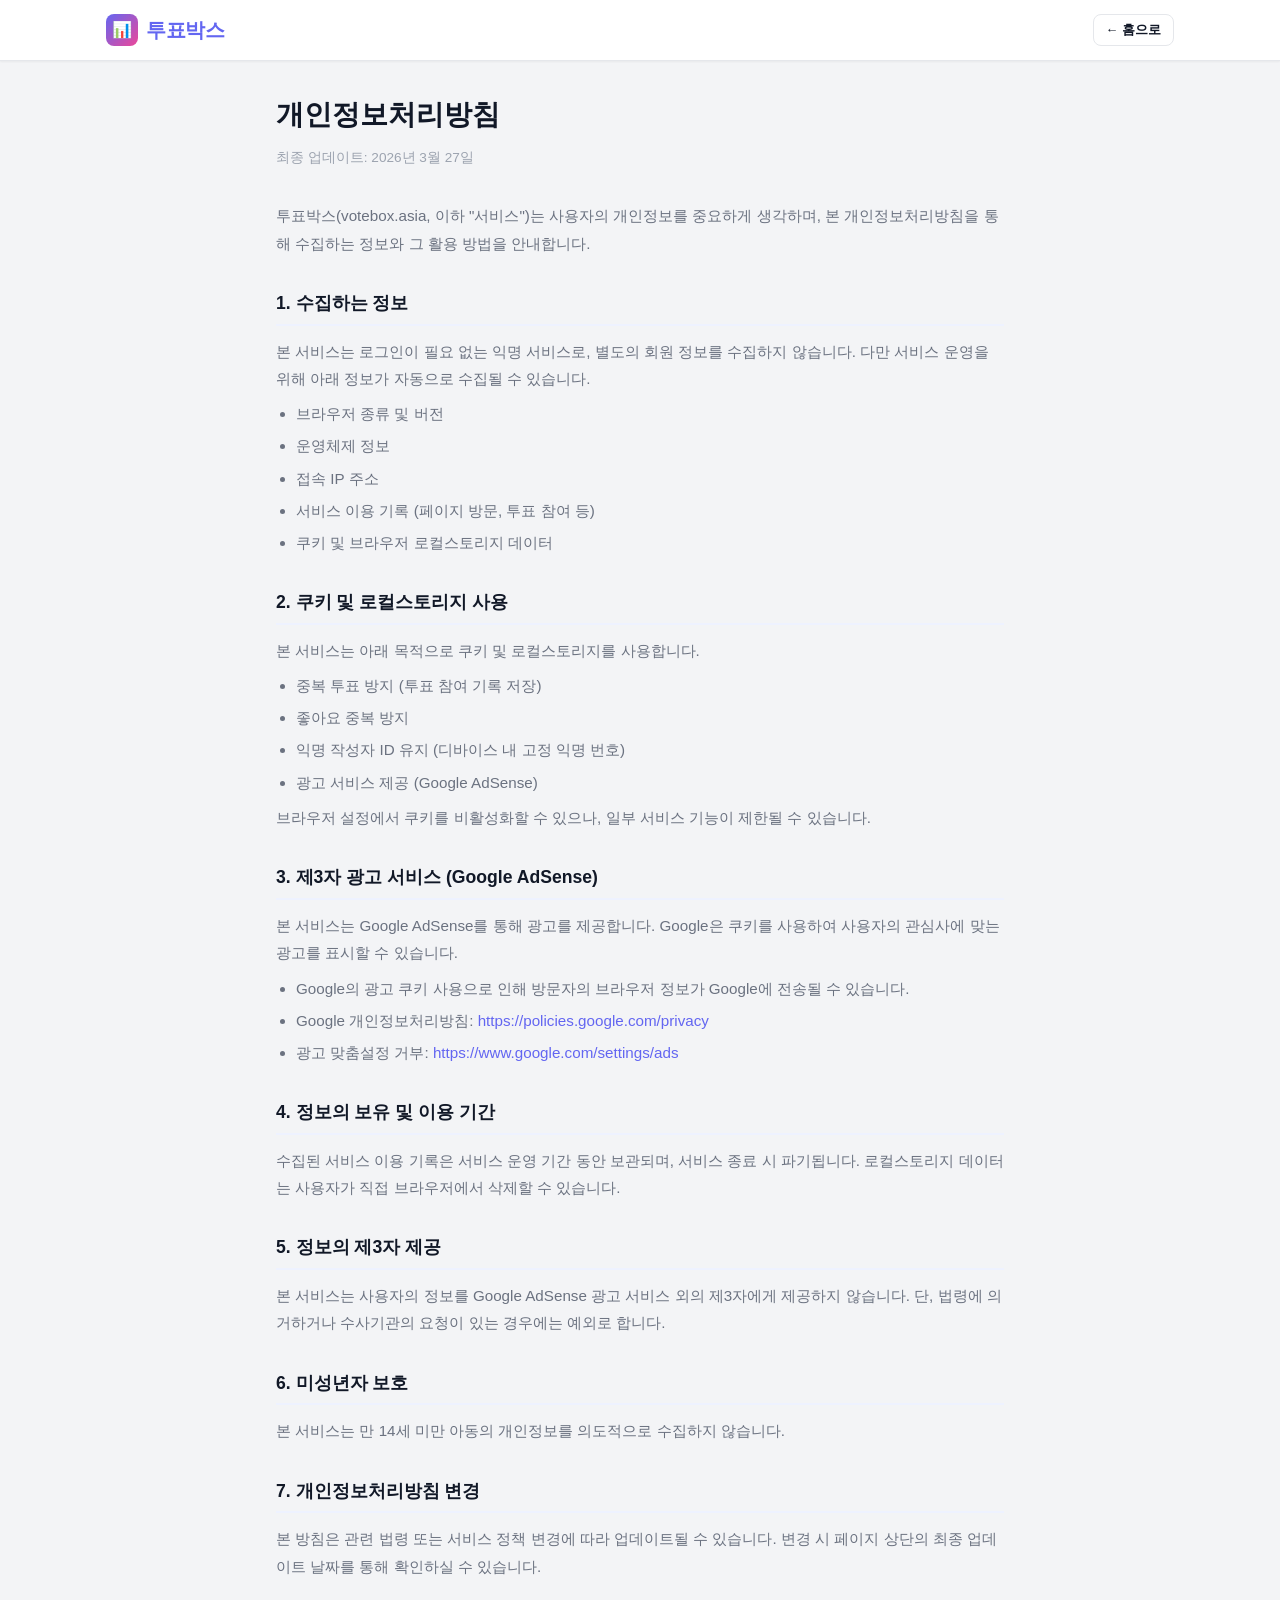
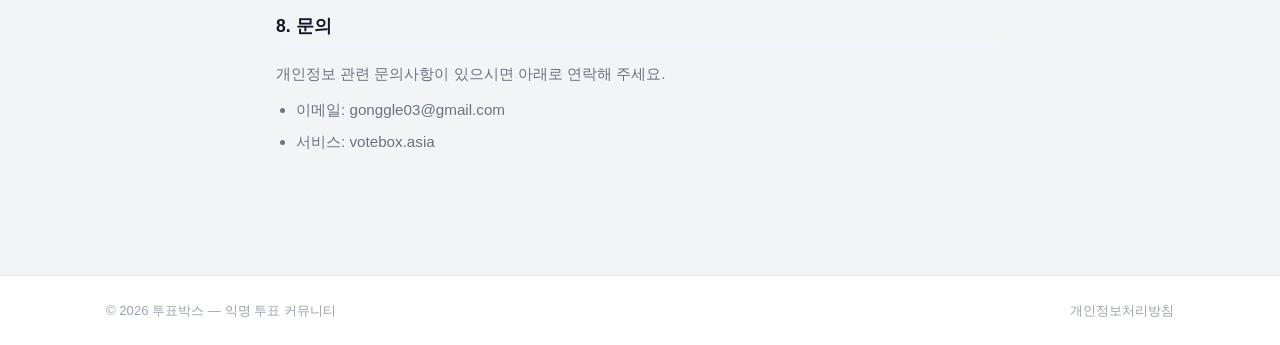
<file: privacy.html>
<!DOCTYPE html>
<html lang="ko">
<head>
  <meta charset="UTF-8">
  <meta name="viewport" content="width=device-width, initial-scale=1.0">
  <title>개인정보처리방침 - 투표박스</title>
  <link rel="stylesheet" href="css/style.css">
  <script async src="https://pagead2.googlesyndication.com/pagead/js/adsbygoogle.js?client=ca-pub-5599674244586852" crossorigin="anonymous"></script>
  <style>
    .privacy-wrap { max-width: 760px; margin: 0 auto; padding: 2rem 1rem 4rem; }
    .privacy-wrap h1 { font-size: 1.75rem; font-weight: 800; margin-bottom: 0.5rem; }
    .privacy-wrap .updated { font-size: 0.85rem; color: var(--text-muted); margin-bottom: 2rem; }
    .privacy-wrap h2 { font-size: 1.1rem; font-weight: 700; margin: 2rem 0 0.75rem; padding-bottom: 0.4rem; border-bottom: 2px solid var(--primary-bg); }
    .privacy-wrap p, .privacy-wrap li { font-size: 0.95rem; color: var(--text-secondary); line-height: 1.8; }
    .privacy-wrap ul { padding-left: 1.25rem; margin: 0.5rem 0; }
    .privacy-wrap li { margin-bottom: 0.3rem; }
    .privacy-wrap a { color: var(--primary); }
  </style>
</head>
<body>

  <header class="header">
    <div class="container">
      <div class="header-inner">
        <a href="index.html" class="logo">
          <div class="logo-icon">📊</div>
          투표박스
        </a>
        <a href="index.html" class="btn btn-secondary btn-sm">← 홈으로</a>
      </div>
    </div>
  </header>

  <main>
    <div class="privacy-wrap">
      <h1>개인정보처리방침</h1>
      <p class="updated">최종 업데이트: 2026년 3월 27일</p>

      <p>투표박스(votebox.asia, 이하 "서비스")는 사용자의 개인정보를 중요하게 생각하며, 본 개인정보처리방침을 통해 수집하는 정보와 그 활용 방법을 안내합니다.</p>

      <h2>1. 수집하는 정보</h2>
      <p>본 서비스는 로그인이 필요 없는 익명 서비스로, 별도의 회원 정보를 수집하지 않습니다. 다만 서비스 운영을 위해 아래 정보가 자동으로 수집될 수 있습니다.</p>
      <ul>
        <li>브라우저 종류 및 버전</li>
        <li>운영체제 정보</li>
        <li>접속 IP 주소</li>
        <li>서비스 이용 기록 (페이지 방문, 투표 참여 등)</li>
        <li>쿠키 및 브라우저 로컬스토리지 데이터</li>
      </ul>

      <h2>2. 쿠키 및 로컬스토리지 사용</h2>
      <p>본 서비스는 아래 목적으로 쿠키 및 로컬스토리지를 사용합니다.</p>
      <ul>
        <li>중복 투표 방지 (투표 참여 기록 저장)</li>
        <li>좋아요 중복 방지</li>
        <li>익명 작성자 ID 유지 (디바이스 내 고정 익명 번호)</li>
        <li>광고 서비스 제공 (Google AdSense)</li>
      </ul>
      <p>브라우저 설정에서 쿠키를 비활성화할 수 있으나, 일부 서비스 기능이 제한될 수 있습니다.</p>

      <h2>3. 제3자 광고 서비스 (Google AdSense)</h2>
      <p>본 서비스는 Google AdSense를 통해 광고를 제공합니다. Google은 쿠키를 사용하여 사용자의 관심사에 맞는 광고를 표시할 수 있습니다.</p>
      <ul>
        <li>Google의 광고 쿠키 사용으로 인해 방문자의 브라우저 정보가 Google에 전송될 수 있습니다.</li>
        <li>Google 개인정보처리방침: <a href="https://policies.google.com/privacy" target="_blank">https://policies.google.com/privacy</a></li>
        <li>광고 맞춤설정 거부: <a href="https://www.google.com/settings/ads" target="_blank">https://www.google.com/settings/ads</a></li>
      </ul>

      <h2>4. 정보의 보유 및 이용 기간</h2>
      <p>수집된 서비스 이용 기록은 서비스 운영 기간 동안 보관되며, 서비스 종료 시 파기됩니다. 로컬스토리지 데이터는 사용자가 직접 브라우저에서 삭제할 수 있습니다.</p>

      <h2>5. 정보의 제3자 제공</h2>
      <p>본 서비스는 사용자의 정보를 Google AdSense 광고 서비스 외의 제3자에게 제공하지 않습니다. 단, 법령에 의거하거나 수사기관의 요청이 있는 경우에는 예외로 합니다.</p>

      <h2>6. 미성년자 보호</h2>
      <p>본 서비스는 만 14세 미만 아동의 개인정보를 의도적으로 수집하지 않습니다.</p>

      <h2>7. 개인정보처리방침 변경</h2>
      <p>본 방침은 관련 법령 또는 서비스 정책 변경에 따라 업데이트될 수 있습니다. 변경 시 페이지 상단의 최종 업데이트 날짜를 통해 확인하실 수 있습니다.</p>

      <h2>8. 문의</h2>
      <p>개인정보 관련 문의사항이 있으시면 아래로 연락해 주세요.</p>
      <ul>
        <li>이메일: gonggle03@gmail.com</li>
        <li>서비스: votebox.asia</li>
      </ul>
    </div>
  </main>

  <footer class="footer">
    <div class="container">
      <div class="footer-inner">
        <div class="footer-text">© 2026 투표박스 — 익명 투표 커뮤니티</div>
        <div class="footer-text"><a href="privacy.html" style="color:var(--text-muted)">개인정보처리방침</a></div>
      </div>
    </div>
  </footer>

</body>
</html>
</file>
<file: css/style.css>
/* ==========================================
   투표박스 (VoteBox) - Global Styles
   ========================================== */

/* ==========================================
   ⚠️  광고 임시 비활성화 (AdSense 승인 대기 중)
   AdSense 승인 후 아래 두 줄을 삭제하면 광고 영역이 복원됩니다.
   ========================================== */
.ad-slot { display: none !important; }

:root {
  --primary: #6366f1;
  --primary-dark: #4f46e5;
  --primary-light: #a5b4fc;
  --primary-bg: #eef2ff;
  --secondary: #ec4899;
  --bg: #f3f4f6;
  --surface: #ffffff;
  --surface-hover: #f9fafb;
  --border: #e5e7eb;
  --border-focus: #6366f1;
  --text: #111827;
  --text-secondary: #6b7280;
  --text-muted: #9ca3af;
  --success: #10b981;
  --danger: #ef4444;
  --warning: #f59e0b;
  --info: #3b82f6;
  --radius-sm: 8px;
  --radius: 12px;
  --radius-lg: 16px;
  --radius-xl: 24px;
  --shadow-sm: 0 1px 2px rgba(0,0,0,0.05);
  --shadow: 0 1px 3px rgba(0,0,0,0.1), 0 1px 2px rgba(0,0,0,0.06);
  --shadow-md: 0 4px 6px rgba(0,0,0,0.07), 0 2px 4px rgba(0,0,0,0.05);
  --shadow-lg: 0 10px 25px rgba(0,0,0,0.1), 0 4px 6px rgba(0,0,0,0.05);
  --transition: 0.2s ease;
  --font: -apple-system, BlinkMacSystemFont, 'Segoe UI', 'Apple SD Gothic Neo', 'Noto Sans KR', sans-serif;
}

*, *::before, *::after { box-sizing: border-box; margin: 0; padding: 0; }

html { scroll-behavior: smooth; }

body {
  font-family: var(--font);
  background: var(--bg);
  color: var(--text);
  line-height: 1.6;
  min-height: 100vh;
  -webkit-font-smoothing: antialiased;
}

a { color: var(--primary); text-decoration: none; }
a:hover { color: var(--primary-dark); }

img { max-width: 100%; }

/* ==========================================
   Layout
   ========================================== */

.container {
  max-width: 1100px;
  margin: 0 auto;
  padding: 0 1rem;
}

.layout {
  display: grid;
  grid-template-columns: 1fr 300px;
  gap: 1.5rem;
  align-items: start;
}

.layout-main { min-width: 0; }
.layout-sidebar { position: sticky; top: 80px; }

/* ==========================================
   Header
   ========================================== */

.header {
  background: var(--surface);
  border-bottom: 1px solid var(--border);
  position: sticky;
  top: 0;
  z-index: 100;
  box-shadow: var(--shadow-sm);
}

.header-inner {
  display: flex;
  align-items: center;
  justify-content: space-between;
  height: 60px;
  gap: 1rem;
}

.logo {
  display: flex;
  align-items: center;
  gap: 0.5rem;
  font-size: 1.25rem;
  font-weight: 800;
  color: var(--primary);
  letter-spacing: -0.5px;
  text-decoration: none;
}

.logo-icon {
  width: 32px;
  height: 32px;
  background: linear-gradient(135deg, var(--primary), var(--secondary));
  border-radius: var(--radius-sm);
  display: flex;
  align-items: center;
  justify-content: center;
  color: white;
  font-size: 1rem;
}

.header-actions {
  display: flex;
  align-items: center;
  gap: 0.75rem;
}

.header-tagline {
  font-size: 0.8rem;
  color: var(--text-muted);
  display: none;
}

/* ==========================================
   Buttons
   ========================================== */

.btn {
  display: inline-flex;
  align-items: center;
  justify-content: center;
  gap: 0.4rem;
  padding: 0.5rem 1.1rem;
  border-radius: var(--radius-sm);
  font-size: 0.875rem;
  font-weight: 600;
  font-family: var(--font);
  cursor: pointer;
  border: none;
  transition: all var(--transition);
  white-space: nowrap;
  line-height: 1.4;
}

.btn-sm { padding: 0.35rem 0.75rem; font-size: 0.8rem; }
.btn-lg { padding: 0.75rem 1.5rem; font-size: 1rem; }
.btn-full { width: 100%; }

.btn-primary {
  background: var(--primary);
  color: white;
}
.btn-primary:hover { background: var(--primary-dark); color: white; transform: translateY(-1px); box-shadow: var(--shadow-md); }

.btn-secondary {
  background: var(--surface);
  color: var(--text);
  border: 1.5px solid var(--border);
}
.btn-secondary:hover { background: var(--bg); border-color: var(--primary-light); }

.btn-ghost {
  background: transparent;
  color: var(--text-secondary);
  border: none;
  padding: 0.4rem 0.6rem;
}
.btn-ghost:hover { background: var(--bg); color: var(--text); }

.btn-danger { background: var(--danger); color: white; }
.btn-danger:hover { background: #dc2626; color: white; }

.btn-like {
  background: transparent;
  color: var(--text-secondary);
  border: 1.5px solid var(--border);
  border-radius: 999px;
  gap: 0.3rem;
}
.btn-like:hover { border-color: var(--secondary); color: var(--secondary); background: #fdf2f8; }
.btn-like.liked { border-color: var(--secondary); color: var(--secondary); background: #fdf2f8; }
.btn-like.liked .like-icon { animation: heartPop 0.3s ease; }

@keyframes heartPop {
  0% { transform: scale(1); }
  50% { transform: scale(1.4); }
  100% { transform: scale(1); }
}

/* ==========================================
   Cards
   ========================================== */

.card {
  background: var(--surface);
  border-radius: var(--radius);
  border: 1px solid var(--border);
  overflow: hidden;
  transition: all var(--transition);
}

.card:hover { box-shadow: var(--shadow-md); border-color: var(--primary-light); }

.card-body { padding: 1.25rem; }
.card-footer { padding: 0.875rem 1.25rem; border-top: 1px solid var(--border); background: var(--surface-hover); }

/* ==========================================
   Post Cards (List)
   ========================================== */

.post-card {
  cursor: pointer;
  display: block;
  color: inherit;
  text-decoration: none;
}

.post-card:hover { color: inherit; }

.post-card-title {
  font-size: 1.05rem;
  font-weight: 700;
  color: var(--text);
  margin-bottom: 0.4rem;
  line-height: 1.4;
  display: -webkit-box;
  -webkit-line-clamp: 2;
  -webkit-box-orient: vertical;
  overflow: hidden;
}

.post-card-content {
  font-size: 0.875rem;
  color: var(--text-secondary);
  margin-bottom: 0.875rem;
  display: -webkit-box;
  -webkit-line-clamp: 2;
  -webkit-box-orient: vertical;
  overflow: hidden;
  line-height: 1.5;
}

.post-card-options {
  display: flex;
  flex-wrap: wrap;
  gap: 0.4rem;
  margin-bottom: 0.875rem;
}

.option-badge {
  background: var(--primary-bg);
  color: var(--primary);
  border-radius: 999px;
  padding: 0.2rem 0.7rem;
  font-size: 0.78rem;
  font-weight: 500;
  max-width: 160px;
  overflow: hidden;
  text-overflow: ellipsis;
  white-space: nowrap;
}

.post-card-meta {
  display: flex;
  align-items: center;
  gap: 0.875rem;
  font-size: 0.8rem;
  color: var(--text-muted);
  flex-wrap: wrap;
}

.meta-item {
  display: flex;
  align-items: center;
  gap: 0.25rem;
}

.meta-item svg { width: 14px; height: 14px; opacity: 0.7; }

/* ==========================================
   Forms
   ========================================== */

.form-group { margin-bottom: 1rem; }
.form-label {
  display: block;
  font-size: 0.875rem;
  font-weight: 600;
  color: var(--text);
  margin-bottom: 0.4rem;
}
.form-label span { color: var(--danger); margin-left: 2px; }

.form-control {
  width: 100%;
  padding: 0.6rem 0.875rem;
  border: 1.5px solid var(--border);
  border-radius: var(--radius-sm);
  font-size: 0.9rem;
  font-family: var(--font);
  color: var(--text);
  background: var(--surface);
  transition: border-color var(--transition), box-shadow var(--transition);
  outline: none;
}

.form-control:focus {
  border-color: var(--primary);
  box-shadow: 0 0 0 3px rgba(99,102,241,0.15);
}

.form-control::placeholder { color: var(--text-muted); }

textarea.form-control {
  resize: vertical;
  min-height: 80px;
}

.form-hint {
  font-size: 0.78rem;
  color: var(--text-muted);
  margin-top: 0.3rem;
}

.form-error {
  font-size: 0.8rem;
  color: var(--danger);
  margin-top: 0.3rem;
  display: none;
}

.form-error.visible { display: block; }

/* Options inputs */
.options-list { display: flex; flex-direction: column; gap: 0.5rem; }

.option-input-row {
  display: flex;
  align-items: center;
  gap: 0.5rem;
}

.option-num {
  width: 24px;
  height: 24px;
  background: var(--primary-bg);
  color: var(--primary);
  border-radius: 50%;
  display: flex;
  align-items: center;
  justify-content: center;
  font-size: 0.78rem;
  font-weight: 700;
  flex-shrink: 0;
}

.btn-remove-option {
  width: 28px;
  height: 28px;
  border: none;
  background: transparent;
  color: var(--text-muted);
  cursor: pointer;
  border-radius: var(--radius-sm);
  display: flex;
  align-items: center;
  justify-content: center;
  transition: all var(--transition);
  flex-shrink: 0;
  padding: 0;
}
.btn-remove-option:hover { background: #fef2f2; color: var(--danger); }
.btn-remove-option:disabled { opacity: 0.3; cursor: not-allowed; }

/* ==========================================
   Modal
   ========================================== */

.modal-overlay {
  position: fixed;
  inset: 0;
  background: rgba(0,0,0,0.5);
  z-index: 200;
  display: flex;
  align-items: center;
  justify-content: center;
  padding: 1rem;
  opacity: 0;
  visibility: hidden;
  transition: all var(--transition);
}

.modal-overlay.open {
  opacity: 1;
  visibility: visible;
}

.modal {
  background: var(--surface);
  border-radius: var(--radius-lg);
  width: 100%;
  max-width: 560px;
  max-height: 90vh;
  overflow-y: auto;
  transform: translateY(20px) scale(0.97);
  transition: transform var(--transition);
  box-shadow: var(--shadow-lg);
}

.modal-overlay.open .modal {
  transform: translateY(0) scale(1);
}

.modal-header {
  display: flex;
  align-items: center;
  justify-content: space-between;
  padding: 1.25rem 1.5rem;
  border-bottom: 1px solid var(--border);
}

.modal-title {
  font-size: 1.1rem;
  font-weight: 700;
}

.modal-close {
  width: 32px;
  height: 32px;
  border: none;
  background: var(--bg);
  color: var(--text-secondary);
  border-radius: var(--radius-sm);
  cursor: pointer;
  display: flex;
  align-items: center;
  justify-content: center;
  transition: all var(--transition);
}

.modal-close:hover { background: var(--border); color: var(--text); }

.modal-body { padding: 1.5rem; }

.modal-footer {
  padding: 1rem 1.5rem;
  border-top: 1px solid var(--border);
  display: flex;
  gap: 0.75rem;
  justify-content: flex-end;
}

/* ==========================================
   Vote Area (Detail Page)
   ========================================== */

.vote-section {
  background: var(--surface);
  border-radius: var(--radius-lg);
  border: 1px solid var(--border);
  overflow: hidden;
  margin-bottom: 1.5rem;
}

.vote-section-header {
  padding: 1.25rem 1.5rem;
  border-bottom: 1px solid var(--border);
  display: flex;
  align-items: center;
  justify-content: space-between;
}

.vote-section-title {
  font-size: 0.9rem;
  font-weight: 700;
  color: var(--text);
  display: flex;
  align-items: center;
  gap: 0.4rem;
}

.vote-total {
  font-size: 0.8rem;
  color: var(--text-muted);
}

.vote-options { padding: 1.25rem 1.5rem; display: flex; flex-direction: column; gap: 0.75rem; }

.vote-option-btn {
  width: 100%;
  background: var(--bg);
  border: 2px solid var(--border);
  border-radius: var(--radius-sm);
  padding: 0.875rem 1rem;
  cursor: pointer;
  transition: all var(--transition);
  text-align: left;
  font-family: var(--font);
  font-size: 0.95rem;
  font-weight: 500;
  color: var(--text);
  display: flex;
  align-items: center;
  gap: 0.75rem;
  position: relative;
  overflow: hidden;
}

.vote-option-btn:hover {
  border-color: var(--primary);
  background: var(--primary-bg);
  transform: translateX(2px);
}

.vote-option-btn.selected {
  border-color: var(--primary);
  background: var(--primary-bg);
  color: var(--primary-dark);
}

.vote-option-circle {
  width: 20px;
  height: 20px;
  border: 2px solid currentColor;
  border-radius: 50%;
  flex-shrink: 0;
  display: flex;
  align-items: center;
  justify-content: center;
  opacity: 0.5;
}

.vote-option-btn:hover .vote-option-circle,
.vote-option-btn.selected .vote-option-circle {
  opacity: 1;
}

.vote-option-btn.selected .vote-option-circle::after {
  content: '';
  width: 10px;
  height: 10px;
  background: var(--primary);
  border-radius: 50%;
}

/* Vote Results */
.vote-result-item {
  position: relative;
  padding: 0.875rem 1rem;
  border: 2px solid var(--border);
  border-radius: var(--radius-sm);
  overflow: hidden;
  background: var(--surface);
}

.vote-result-item.winner {
  border-color: var(--primary-light);
}

.vote-result-item.my-vote {
  border-color: var(--primary);
}

.vote-result-bar {
  position: absolute;
  left: 0;
  top: 0;
  height: 100%;
  background: var(--primary-bg);
  transition: width 0.6s cubic-bezier(0.4, 0, 0.2, 1);
  z-index: 0;
}

.vote-result-item.winner .vote-result-bar {
  background: linear-gradient(90deg, #eef2ff, #e0e7ff);
}

.vote-result-content {
  position: relative;
  z-index: 1;
  display: flex;
  align-items: center;
  justify-content: space-between;
  gap: 0.75rem;
}

.vote-result-label {
  font-size: 0.95rem;
  font-weight: 500;
  color: var(--text);
  display: flex;
  align-items: center;
  gap: 0.5rem;
  flex: 1;
  min-width: 0;
}

.vote-my-badge {
  background: var(--primary);
  color: white;
  font-size: 0.7rem;
  font-weight: 700;
  padding: 0.1rem 0.4rem;
  border-radius: 4px;
  white-space: nowrap;
}

.vote-result-stats {
  display: flex;
  align-items: center;
  gap: 0.75rem;
  flex-shrink: 0;
}

.vote-percent {
  font-size: 1rem;
  font-weight: 800;
  color: var(--primary-dark);
  min-width: 44px;
  text-align: right;
}

.vote-count {
  font-size: 0.8rem;
  color: var(--text-muted);
  min-width: 40px;
  text-align: right;
}

/* ==========================================
   Post Detail
   ========================================== */

.post-detail-header {
  background: var(--surface);
  border-radius: var(--radius-lg);
  border: 1px solid var(--border);
  padding: 1.5rem;
  margin-bottom: 1.5rem;
}

.post-detail-title {
  font-size: 1.5rem;
  font-weight: 800;
  line-height: 1.3;
  margin-bottom: 0.75rem;
  color: var(--text);
}

.post-detail-content {
  font-size: 0.95rem;
  color: var(--text-secondary);
  line-height: 1.7;
  margin-bottom: 1rem;
  white-space: pre-wrap;
  word-break: break-word;
}

.post-detail-meta {
  display: flex;
  align-items: center;
  gap: 1rem;
  font-size: 0.8rem;
  color: var(--text-muted);
  flex-wrap: wrap;
}

.post-detail-actions {
  display: flex;
  align-items: center;
  gap: 0.75rem;
  padding-top: 1rem;
  margin-top: 1rem;
  border-top: 1px solid var(--border);
  flex-wrap: wrap;
}

/* ==========================================
   Comments
   ========================================== */

.comments-section {
  background: var(--surface);
  border-radius: var(--radius-lg);
  border: 1px solid var(--border);
  overflow: hidden;
  margin-bottom: 1.5rem;
}

.comments-header {
  padding: 1rem 1.5rem;
  border-bottom: 1px solid var(--border);
  display: flex;
  align-items: center;
  justify-content: space-between;
  flex-wrap: wrap;
  gap: 0.5rem;
}

.comments-title {
  font-size: 0.95rem;
  font-weight: 700;
  display: flex;
  align-items: center;
  gap: 0.4rem;
}

.comment-count-badge {
  background: var(--primary-bg);
  color: var(--primary);
  border-radius: 999px;
  padding: 0.1rem 0.5rem;
  font-size: 0.8rem;
  font-weight: 700;
}

.comment-sort {
  display: flex;
  gap: 0.4rem;
}

.sort-btn {
  padding: 0.25rem 0.6rem;
  border-radius: 999px;
  font-size: 0.78rem;
  font-weight: 500;
  border: 1.5px solid var(--border);
  background: transparent;
  color: var(--text-secondary);
  cursor: pointer;
  transition: all var(--transition);
  font-family: var(--font);
}
.sort-btn.active { border-color: var(--primary); color: var(--primary); background: var(--primary-bg); }

.comment-write-area {
  padding: 1rem 1.5rem;
  border-bottom: 1px solid var(--border);
  background: var(--surface-hover);
}

.comment-input-row {
  display: flex;
  gap: 0.5rem;
  align-items: flex-end;
}

.comment-list { padding: 0.5rem 0; }

.comment-item {
  padding: 1rem 1.5rem;
  border-bottom: 1px solid var(--border);
  transition: background var(--transition);
}

.comment-item:last-child { border-bottom: none; }
.comment-item:hover { background: var(--surface-hover); }

.comment-item.reply {
  padding-left: 3rem;
  background: var(--bg);
  border-left: 3px solid var(--primary-light);
  margin-left: 1.5rem;
  border-radius: 0 0 var(--radius-sm) var(--radius-sm);
}

.comment-header {
  display: flex;
  align-items: center;
  gap: 0.5rem;
  margin-bottom: 0.4rem;
  flex-wrap: wrap;
}

.comment-author {
  font-size: 0.82rem;
  font-weight: 700;
  color: var(--text);
}

.comment-time {
  font-size: 0.78rem;
  color: var(--text-muted);
}

.comment-body {
  font-size: 0.9rem;
  color: var(--text);
  line-height: 1.6;
  word-break: break-word;
  white-space: pre-wrap;
  margin-bottom: 0.5rem;
}

.comment-actions {
  display: flex;
  align-items: center;
  gap: 0.5rem;
}

.reply-area {
  background: var(--bg);
  border-radius: var(--radius-sm);
  padding: 0.75rem;
  margin-top: 0.5rem;
  border: 1px solid var(--border);
}

.reply-area .comment-input-row { gap: 0.4rem; }

.deleted-comment {
  font-size: 0.85rem;
  color: var(--text-muted);
  font-style: italic;
}

/* ==========================================
   Ad Slots
   ========================================== */

.ad-slot {
  background: var(--surface);
  border: 1.5px dashed var(--border);
  border-radius: var(--radius);
  display: flex;
  flex-direction: column;
  align-items: center;
  justify-content: center;
  text-align: center;
  color: var(--text-muted);
  font-size: 0.8rem;
  position: relative;
  overflow: hidden;
}

.ad-slot::before {
  content: '';
  position: absolute;
  inset: 0;
  background: repeating-linear-gradient(
    45deg,
    transparent,
    transparent 10px,
    rgba(0,0,0,0.01) 10px,
    rgba(0,0,0,0.01) 20px
  );
}

.ad-slot-inner {
  position: relative;
  z-index: 1;
  display: flex;
  flex-direction: column;
  align-items: center;
  gap: 0.25rem;
}

.ad-label {
  font-size: 0.7rem;
  font-weight: 600;
  text-transform: uppercase;
  letter-spacing: 0.05em;
  color: var(--text-muted);
  background: var(--border);
  padding: 0.15rem 0.5rem;
  border-radius: 4px;
}

.ad-size { font-size: 0.75rem; }

/* Top Banner */
.ad-top-banner {
  width: 100%;
  height: 90px;
  margin-bottom: 1.5rem;
}

@media (max-width: 768px) {
  .ad-top-banner { height: 60px; }
}

/* In-feed Ad */
.ad-infeed {
  width: 100%;
  height: 100px;
  margin: 0.25rem 0;
}

/* Sidebar Ad */
.ad-sidebar {
  width: 100%;
  height: 250px;
  margin-bottom: 1rem;
}

/* Detail Bottom Ad */
.ad-detail-bottom {
  width: 100%;
  height: 120px;
  margin-bottom: 1.5rem;
}

/* ==========================================
   Section Titles
   ========================================== */

.section-header {
  display: flex;
  align-items: center;
  justify-content: space-between;
  margin-bottom: 1rem;
  flex-wrap: wrap;
  gap: 0.5rem;
}

.section-title {
  font-size: 1rem;
  font-weight: 700;
  color: var(--text);
  display: flex;
  align-items: center;
  gap: 0.4rem;
}

/* ==========================================
   Badges & Tags
   ========================================== */

.badge {
  display: inline-flex;
  align-items: center;
  gap: 0.25rem;
  padding: 0.2rem 0.6rem;
  border-radius: 999px;
  font-size: 0.78rem;
  font-weight: 600;
  line-height: 1;
}

.badge-primary { background: var(--primary-bg); color: var(--primary); }
.badge-success { background: #d1fae5; color: #065f46; }
.badge-danger { background: #fee2e2; color: #991b1b; }
.badge-warning { background: #fef3c7; color: #92400e; }
.badge-gray { background: var(--bg); color: var(--text-secondary); border: 1px solid var(--border); }

/* ==========================================
   Alert / Notice
   ========================================== */

.alert {
  padding: 0.875rem 1rem;
  border-radius: var(--radius-sm);
  font-size: 0.875rem;
  display: flex;
  align-items: flex-start;
  gap: 0.5rem;
  margin-bottom: 1rem;
}

.alert-info { background: #eff6ff; color: #1e40af; border: 1px solid #bfdbfe; }
.alert-success { background: #f0fdf4; color: #166534; border: 1px solid #bbf7d0; }
.alert-danger { background: #fef2f2; color: #991b1b; border: 1px solid #fecaca; }
.alert-warning { background: #fffbeb; color: #92400e; border: 1px solid #fde68a; }

/* ==========================================
   Empty State
   ========================================== */

.empty-state {
  text-align: center;
  padding: 3rem 1rem;
  color: var(--text-muted);
}

.empty-state-icon {
  font-size: 3rem;
  margin-bottom: 0.75rem;
  opacity: 0.5;
}

.empty-state-title {
  font-size: 1rem;
  font-weight: 600;
  color: var(--text-secondary);
  margin-bottom: 0.4rem;
}

.empty-state-desc { font-size: 0.875rem; }

/* ==========================================
   Spinner / Loading
   ========================================== */

.spinner {
  width: 24px;
  height: 24px;
  border: 2.5px solid var(--border);
  border-top-color: var(--primary);
  border-radius: 50%;
  animation: spin 0.7s linear infinite;
}

@keyframes spin { to { transform: rotate(360deg); } }

/* ==========================================
   Toast Notifications
   ========================================== */

.toast-container {
  position: fixed;
  bottom: 1.5rem;
  right: 1.5rem;
  z-index: 9999;
  display: flex;
  flex-direction: column;
  gap: 0.5rem;
}

.toast {
  background: var(--text);
  color: white;
  padding: 0.75rem 1.1rem;
  border-radius: var(--radius-sm);
  font-size: 0.875rem;
  font-weight: 500;
  max-width: 300px;
  box-shadow: var(--shadow-lg);
  animation: toastSlide 0.3s ease;
  display: flex;
  align-items: center;
  gap: 0.5rem;
}

.toast.success { background: #065f46; }
.toast.error { background: #991b1b; }
.toast.info { background: var(--primary-dark); }

@keyframes toastSlide {
  from { transform: translateX(100%); opacity: 0; }
  to { transform: translateX(0); opacity: 1; }
}

/* ==========================================
   Back Button / Breadcrumb
   ========================================== */

.breadcrumb {
  display: flex;
  align-items: center;
  gap: 0.4rem;
  font-size: 0.85rem;
  color: var(--text-secondary);
  margin-bottom: 1rem;
}

.breadcrumb a { color: var(--primary); }
.breadcrumb-sep { color: var(--text-muted); }

/* ==========================================
   Footer
   ========================================== */

.footer {
  background: var(--surface);
  border-top: 1px solid var(--border);
  padding: 1.5rem 0;
  margin-top: 3rem;
}

.footer-inner {
  display: flex;
  align-items: center;
  justify-content: space-between;
  flex-wrap: wrap;
  gap: 0.5rem;
}

.footer-text { font-size: 0.82rem; color: var(--text-muted); }

/* ==========================================
   Admin Styles
   ========================================== */

.admin-header {
  background: linear-gradient(135deg, #1e1b4b, #312e81);
  color: white;
  padding: 1rem 0;
  margin-bottom: 1.5rem;
}

.admin-header .logo { color: white; }

.admin-nav {
  display: flex;
  gap: 0.25rem;
  flex-wrap: wrap;
}

.admin-nav-btn {
  padding: 0.4rem 0.875rem;
  border-radius: var(--radius-sm);
  font-size: 0.85rem;
  font-weight: 500;
  border: none;
  background: rgba(255,255,255,0.1);
  color: rgba(255,255,255,0.8);
  cursor: pointer;
  transition: all var(--transition);
  font-family: var(--font);
}
.admin-nav-btn:hover, .admin-nav-btn.active { background: rgba(255,255,255,0.2); color: white; }

.admin-stats {
  display: grid;
  grid-template-columns: repeat(auto-fit, minmax(150px, 1fr));
  gap: 1rem;
  margin-bottom: 1.5rem;
}

.stat-card {
  background: var(--surface);
  border-radius: var(--radius);
  padding: 1.25rem;
  border: 1px solid var(--border);
  text-align: center;
}

.stat-number { font-size: 2rem; font-weight: 800; color: var(--primary); }
.stat-label { font-size: 0.82rem; color: var(--text-secondary); margin-top: 0.2rem; }

.admin-table-wrap {
  background: var(--surface);
  border-radius: var(--radius);
  border: 1px solid var(--border);
  overflow: hidden;
}

.admin-table {
  width: 100%;
  border-collapse: collapse;
  font-size: 0.875rem;
}

.admin-table th {
  text-align: left;
  padding: 0.75rem 1rem;
  font-size: 0.78rem;
  font-weight: 700;
  color: var(--text-secondary);
  text-transform: uppercase;
  letter-spacing: 0.04em;
  background: var(--surface-hover);
  border-bottom: 1px solid var(--border);
}

.admin-table td {
  padding: 0.875rem 1rem;
  border-bottom: 1px solid var(--border);
  vertical-align: middle;
  color: var(--text);
}

.admin-table tr:last-child td { border-bottom: none; }
.admin-table tr:hover td { background: var(--surface-hover); }

.admin-table .deleted td { opacity: 0.4; }

.login-wrap {
  min-height: 100vh;
  display: flex;
  align-items: center;
  justify-content: center;
  background: linear-gradient(135deg, #1e1b4b 0%, #312e81 100%);
  padding: 1rem;
}

.login-card {
  background: var(--surface);
  border-radius: var(--radius-xl);
  padding: 2.5rem;
  width: 100%;
  max-width: 380px;
  box-shadow: var(--shadow-lg);
}

.login-title {
  font-size: 1.5rem;
  font-weight: 800;
  color: var(--text);
  margin-bottom: 0.25rem;
}

.login-subtitle {
  font-size: 0.875rem;
  color: var(--text-muted);
  margin-bottom: 1.75rem;
}

/* ==========================================
   Share Button
   ========================================== */

.share-btn {
  display: inline-flex;
  align-items: center;
  gap: 0.4rem;
  padding: 0.45rem 0.875rem;
  border-radius: var(--radius-sm);
  font-size: 0.85rem;
  font-weight: 500;
  border: 1.5px solid var(--border);
  background: var(--surface);
  color: var(--text-secondary);
  cursor: pointer;
  transition: all var(--transition);
  font-family: var(--font);
}
.share-btn:hover { border-color: var(--primary-light); color: var(--primary); background: var(--primary-bg); }

/* ==========================================
   Pagination
   ========================================== */

.pagination {
  display: flex;
  align-items: center;
  justify-content: center;
  gap: 0.4rem;
  margin-top: 1.5rem;
}

.page-btn {
  width: 36px;
  height: 36px;
  border: 1.5px solid var(--border);
  background: var(--surface);
  color: var(--text-secondary);
  border-radius: var(--radius-sm);
  cursor: pointer;
  font-size: 0.875rem;
  font-weight: 500;
  font-family: var(--font);
  transition: all var(--transition);
  display: flex;
  align-items: center;
  justify-content: center;
}
.page-btn:hover { border-color: var(--primary); color: var(--primary); }
.page-btn.active { background: var(--primary); color: white; border-color: var(--primary); }
.page-btn:disabled { opacity: 0.4; cursor: not-allowed; }

/* ==========================================
   Highlight / Misc
   ========================================== */

.divider {
  border: none;
  border-top: 1px solid var(--border);
  margin: 1rem 0;
}

.text-center { text-align: center; }
.text-right { text-align: right; }
.fw-700 { font-weight: 700; }
.mt-1 { margin-top: 0.5rem; }
.mt-2 { margin-top: 1rem; }
.mb-1 { margin-bottom: 0.5rem; }
.mb-2 { margin-bottom: 1rem; }

/* ==========================================
   Responsive
   ========================================== */

@media (min-width: 900px) {
  .header-tagline { display: block; }
}

@media (max-width: 899px) {
  .layout {
    grid-template-columns: 1fr;
  }
  .layout-sidebar { position: static; }
}

@media (max-width: 640px) {
  .container { padding: 0 0.75rem; }
  .modal-body { padding: 1rem; }
  .modal-header { padding: 1rem; }
  .modal-footer { padding: 0.875rem 1rem; }
  .post-detail-title { font-size: 1.25rem; }
  .comment-item.reply { padding-left: 1.5rem; margin-left: 0.75rem; }
  .vote-count { display: none; }
  .admin-table { font-size: 0.8rem; }
  .admin-table th, .admin-table td { padding: 0.6rem 0.75rem; }
}

@media (max-width: 400px) {
  .post-detail-actions { gap: 0.5rem; }
  .btn { font-size: 0.82rem; padding: 0.4rem 0.75rem; }
}
</file>
